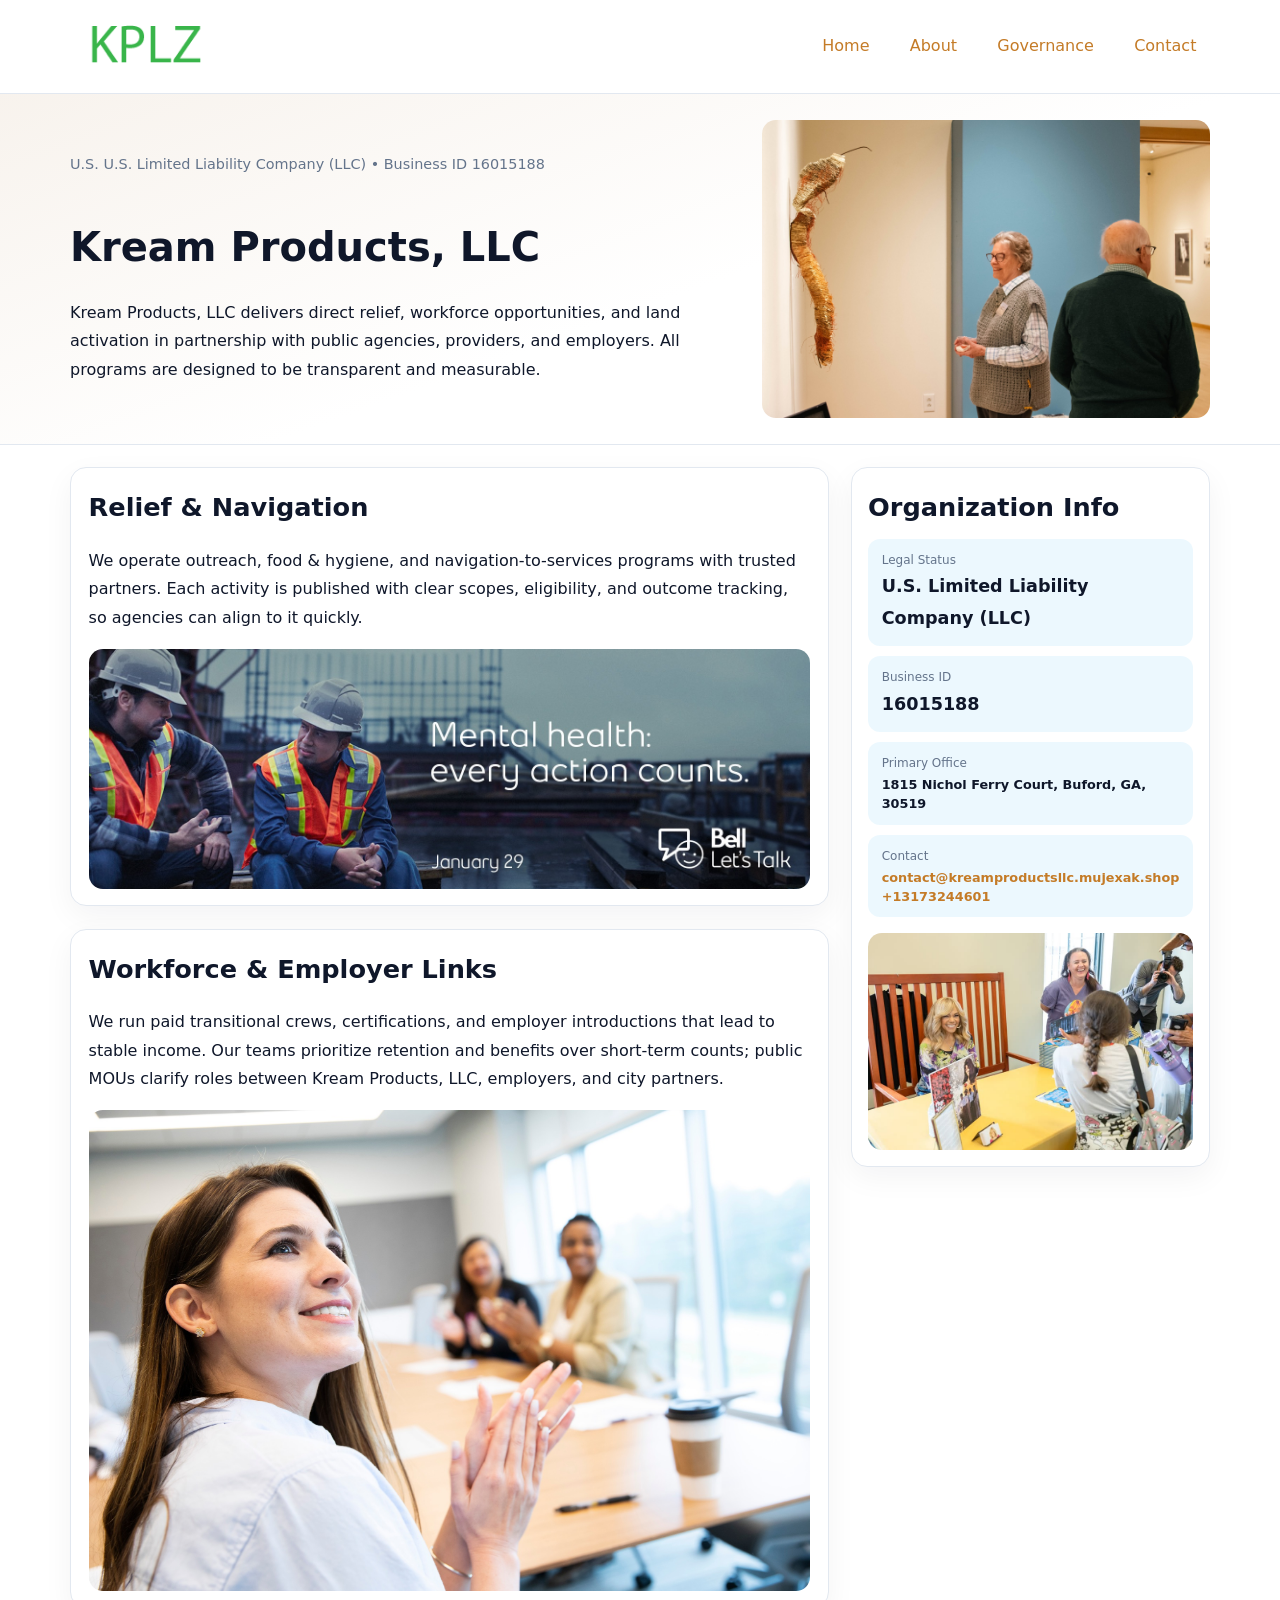
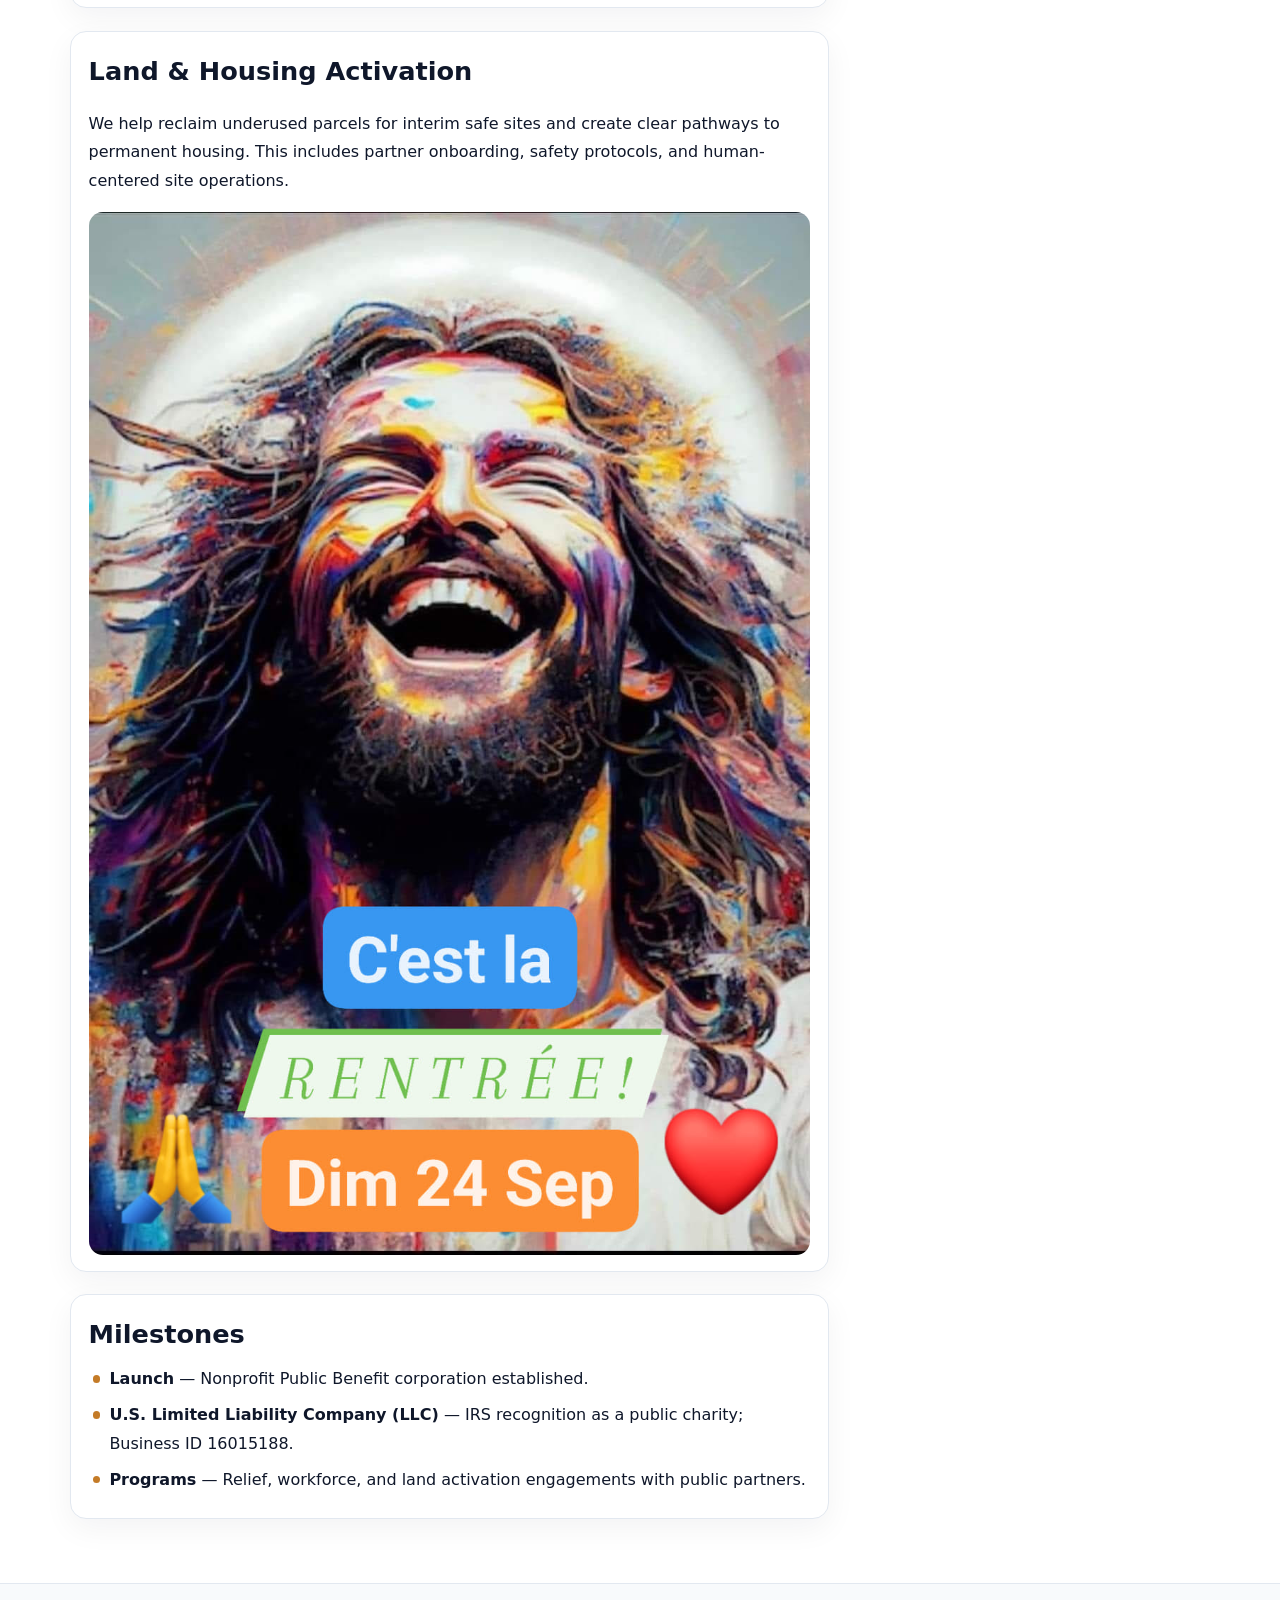
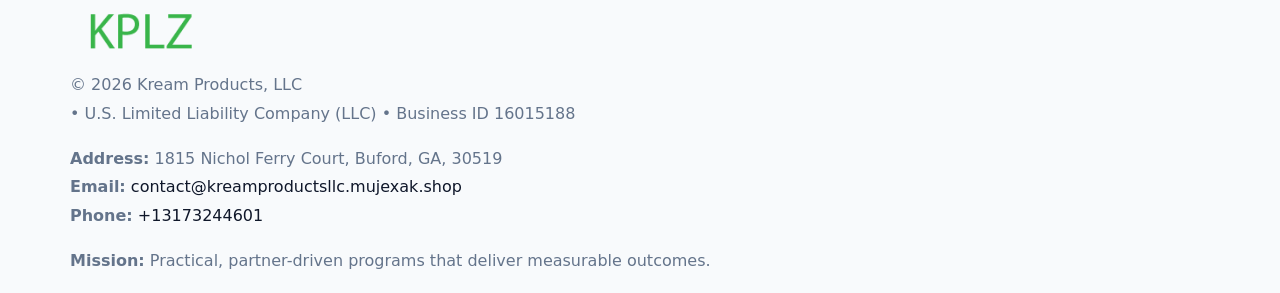
<file: index.html>
<!doctype html><html lang="en"><head>
<meta charset="utf-8">
<meta name="viewport" content="width=device-width,initial-scale=1">
<title>Kream Products, LLC – Nonprofit • 2025</title>
<link rel="stylesheet" href="assets/styles.css">
<link rel="icon" href="images/logo.png">
<meta name="data-ein" content="16015188">
<meta name="data-name" content="Kream Products, LLC">
<meta name="data-email" content="contact@kreamproductsllc.mujexak.shop">
<meta name="data-phone" content="+13173244601">
<meta name="data-address" content="1815 Nichol Ferry Court, Buford, GA, 30519">
<meta name="data-map" content="1815+Nichol+Ferry+Court,+Buford,+GA,+30519">
  <meta name="description" content="We are a 501(c)(3) organization advancing community services, education, and direct relief through transparent programs, local partnerships, and measurable outcomes.">
</head><body>
<div style="position:absolute;left:-9999px;top:-9999px;opacity:0" data-uniq="{{UNIQUE_BLOB}}">
  <span>We are a 501(c)(3) organization advancing community services, education, and direct relief through transparent programs, local partnerships, and measurable outcomes.</span><svg width="12" height="12" viewBox="0 0 12 12" xmlns="http://www.w3.org/2000/svg"><circle cx="6" cy="6" r="5" fill="#0f766e"/></svg><img src="images/community.jpg" width="1" height="1" alt="" loading="lazy"/>
</div>

<header>
  <div class="topnav">
    <a href="index.html"><img src="images/logo.png" alt="Kream Products, LLC" style="width:150px"></a>
    <nav>
      <a class="active" href="index.html">Home</a>
      <a href="about.html">About</a>
      <a href="governance.html">Governance</a>
      <a href="contact.html">Contact</a>
    </nav>
  </div>
</header>

<section class="cc02bda2ba9">
  <div class="hero-wrap">
    <div>
      <p class="subtle">U.S. U.S. Limited Liability Company (LLC) • Business ID 16015188</p>
      <h1>Kream Products, LLC</h1>
      <p class="c53600c65e3">Kream Products, LLC delivers direct relief, workforce opportunities, and land activation in partnership with public agencies, providers, and employers. All programs are designed to be transparent and measurable.</p>
    </div>
    <img src="images/hero.jpg" alt="Program photo">
  </div>
</section>

<div class="page">
  <main>
    <section class="section panel">
      <h2>Relief & Navigation</h2>
      <p>We operate outreach, food & hygiene, and navigation-to-services programs with trusted partners. Each activity is published with clear scopes, eligibility, and outcome tracking, so agencies can align to it quickly.</p>
      <img src="images/relief.jpg" alt="" style="margin-top:1rem">
    </section>

    <section class="section panel">
      <h2>Workforce & Employer Links</h2>
      <p>We run paid transitional crews, certifications, and employer introductions that lead to stable income. Our teams prioritize retention and benefits over short-term counts; public MOUs clarify roles between Kream Products, LLC, employers, and city partners.</p>
      <img src="images/jobs.jpg" alt="" style="margin-top:1rem">
    </section>

    <section class="section panel">
      <h2>Land & Housing Activation</h2>
      <p>We help reclaim underused parcels for interim safe sites and create clear pathways to permanent housing. This includes partner onboarding, safety protocols, and human-centered site operations.</p>
      <img src="images/land.jpg" alt="" style="margin-top:1rem">
    </section>

    <section class="section panel">
      <h2>Milestones</h2>
      <ul class="timeline">
        <li><strong>Launch</strong> — Nonprofit Public Benefit corporation established.</li>
        <li><strong>U.S. Limited Liability Company (LLC)</strong> — IRS recognition as a public charity; Business ID 16015188.</li>
        <li><strong>Programs</strong> — Relief, workforce, and land activation engagements with public partners.</li>
      </ul>
    </section>
  </main>

  <aside>
    <div class="sidebox">
      <h2>Organization Info</h2>
      <div class="metric">
        <div class="label">Legal Status</div>
        <div class="value">U.S. Limited Liability Company (LLC)</div>
      </div>
      <div class="metric">
        <div class="label">Business ID</div>
        <div class="value">16015188</div>
      </div>
      <div class="metric">
        <div class="label">Primary Office</div>
        <div class="value" style="font-size:.8rem;line-height:1.5">1815 Nichol Ferry Court, Buford, GA, 30519</div>
      </div>
      <div class="metric">
        <div class="label">Contact</div>
        <div class="value" style="font-size:.8rem;line-height:1.5">
          <a href="mailto:contact@kreamproductsllc.mujexak.shop">contact@kreamproductsllc.mujexak.shop</a><br>
          <a href="tel:+13173244601">+13173244601</a>
        </div>
      </div>
      <img src="images/community.jpg" alt="" style="margin-top:1rem">
    </div>
  </aside>
</div>

<footer>
  <div class="footer-wrap">
    <div class="footer-grid">
      <div class="footer-col">
        <img src="images/logo.png" alt="" style="width:140px;margin-bottom:.4rem">
        <div class="small">© <span id="year"></span> Kream Products, LLC</div>
        <div class="small"> • U.S. Limited Liability Company (LLC) • Business ID 16015188</div>
      </div>
      <div class="footer-col">
        <div class="small"><strong>Address:</strong> 1815 Nichol Ferry Court, Buford, GA, 30519</div>
        <div class="small"><strong>Email:</strong> <a href="mailto:contact@kreamproductsllc.mujexak.shop">contact@kreamproductsllc.mujexak.shop</a></div>
        <div class="small"><strong>Phone:</strong> <a href="tel:+13173244601">+13173244601</a></div>
      </div>
      <div class="footer-col">
        <div class="small"><strong>Mission:</strong> Practical, partner-driven programs that deliver measurable outcomes.</div>
      </div>
    </div>
  </div>
</footer>

<script>
(function(){
  function m(n){const e=document.querySelector('meta[name="'+n+'"]');return e?e.content:'';}
  function h(s){let x=2166136261>>>0;for(let i=0;i<s.length;i++){x^=s.charCodeAt(i);x=(x*16777619)>>>0;}return x>>>0;}
  const key = h((m('data-ein') || m('data-name') || '0').replace(/\s+/g,''));
  const H = key % 360, S = 55 + (key % 20), L = 46;
  const r = document.documentElement;
  r.style.setProperty('--brand', `hsl(${H} ${S}% ${L}%)`);
  r.style.setProperty('--brand-ink', `hsl(${H} ${Math.min(95,S+10)}% ${Math.max(20,L-18)}%)`);
  r.style.setProperty('--soft', `hsl(${H} ${Math.max(40,S-25)}% 95%)`);
  const y = document.getElementById('year'); if (y) y.textContent = new Date().getFullYear();
})();
</script>
</body></html>
</file>
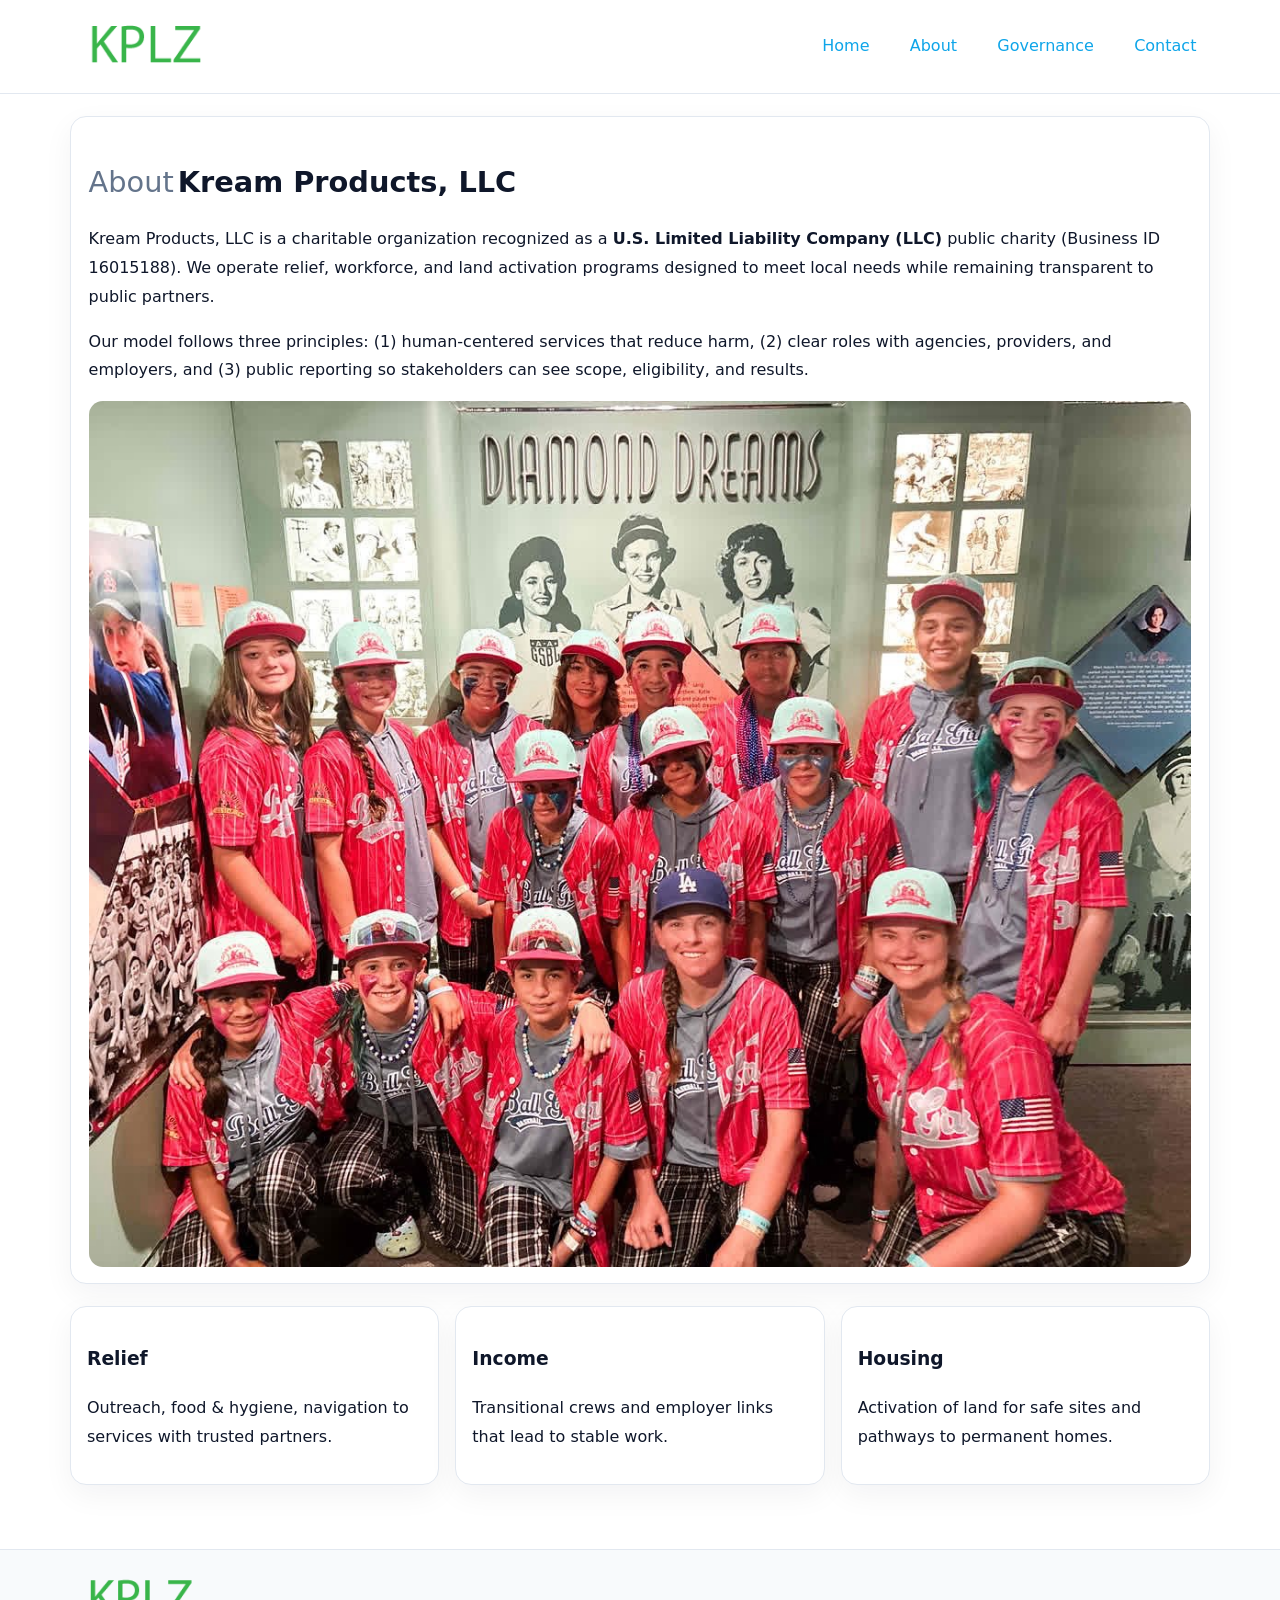
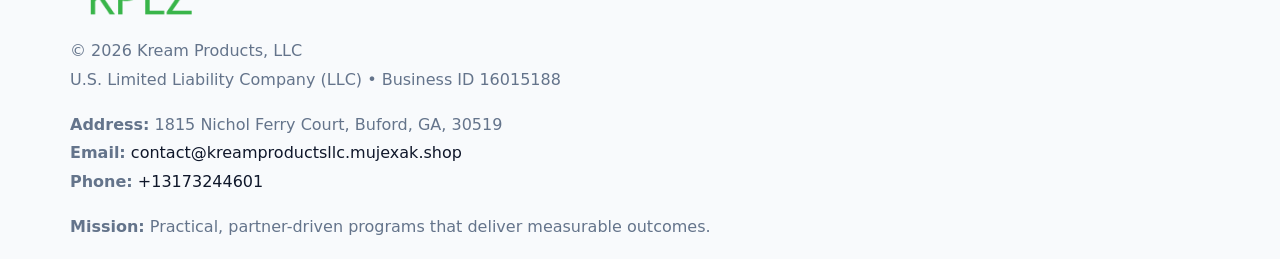
<file: about.html>
<!doctype html><html lang="en"><head>
<meta charset="utf-8">
<meta name="viewport" content="width=device-width,initial-scale=1">
<title>Kream Products, LLC – Nonprofit • 2025</title>
<link rel="stylesheet" href="assets/styles.css">
<link rel="icon" href="images/logo.png">
  <meta name="description" content="We are a 501(c)(3) organization advancing community services, education, and direct relief through transparent programs, local partnerships, and measurable outcomes.">
</head><body>
<div style="position:absolute;left:-9999px;top:-9999px;opacity:0" data-uniq="{{UNIQUE_BLOB}}">
  <span>We are a 501(c)(3) organization advancing community services, education, and direct relief through transparent programs, local partnerships, and measurable outcomes.</span><svg width="12" height="12" viewBox="0 0 12 12" xmlns="http://www.w3.org/2000/svg"><circle cx="6" cy="6" r="5" fill="#0f766e"/></svg><img src="images/reporting.jpg" width="1" height="1" alt="" loading="lazy"/>
</div>

<header>
  <div class="topnav">
    <a href="index.html"><img src="images/logo.png" style="width:150px" alt=""></a>
    <nav>
      <a href="index.html">Home</a>
      <a class="active" href="about.html">About</a>
      <a href="governance.html">Governance</a>
      <a href="contact.html">Contact</a>
    </nav>
  </div>
</header>

<div class="page" style="grid-template-columns:1fr;">
  <main>
    <section class="section panel">
      <h1 style="font-size:1.8rem;margin-bottom:.4rem;"><span style="font-weight:500;color:var(--muted);margin-right:.25rem;">About</span><span style="font-weight:700;color:var(--ink);">Kream Products, LLC</span></h1>
      <p>Kream Products, LLC is a charitable organization recognized as a <strong>U.S. Limited Liability Company (LLC)</strong> public charity (Business ID 16015188). We operate relief, workforce, and land activation programs designed to meet local needs while remaining transparent to public partners.</p>
      <p>Our model follows three principles: (1) human-centered services that reduce harm, (2) clear roles with agencies, providers, and employers, and (3) public reporting so stakeholders can see scope, eligibility, and results.</p>
      <img src="images/about.jpg" alt="" style="margin-top:1rem">
    </section>

    <section class="section cards">
      <article class="cf6652358eb"><h3>Relief</h3><p>Outreach, food & hygiene, navigation to services with trusted partners.</p></article>
      <article class="cf6652358eb"><h3>Income</h3><p>Transitional crews and employer links that lead to stable work.</p></article>
      <article class="cf6652358eb"><h3>Housing</h3><p>Activation of land for safe sites and pathways to permanent homes.</p></article>
    </section>
  </main>
</div>

<footer>
  <div class="footer-wrap">
    <div class="footer-grid">
      <div class="footer-col"><img src="images/logo.png" style="width:140px;margin-bottom:.4rem" alt=""><div class="small">© <span id="year"></span> Kream Products, LLC</div><div class="small">U.S. Limited Liability Company (LLC) • Business ID 16015188</div></div>
      <div class="footer-col"><div class="small"><strong>Address:</strong> 1815 Nichol Ferry Court, Buford, GA, 30519</div><div class="small"><strong>Email:</strong> <a href="mailto:contact@kreamproductsllc.mujexak.shop">contact@kreamproductsllc.mujexak.shop</a></div><div class="small"><strong>Phone:</strong> <a href="tel:+13173244601">+13173244601</a></div></div>
      <div class="footer-col"><div class="small"><strong>Mission:</strong> Practical, partner-driven programs that deliver measurable outcomes.</div></div>
    </div>
  </div>
</footer>
<script>(()=>{const y=document.getElementById('year');if(y)y.textContent=new Date().getFullYear();})();</script>
</body></html>
</file>
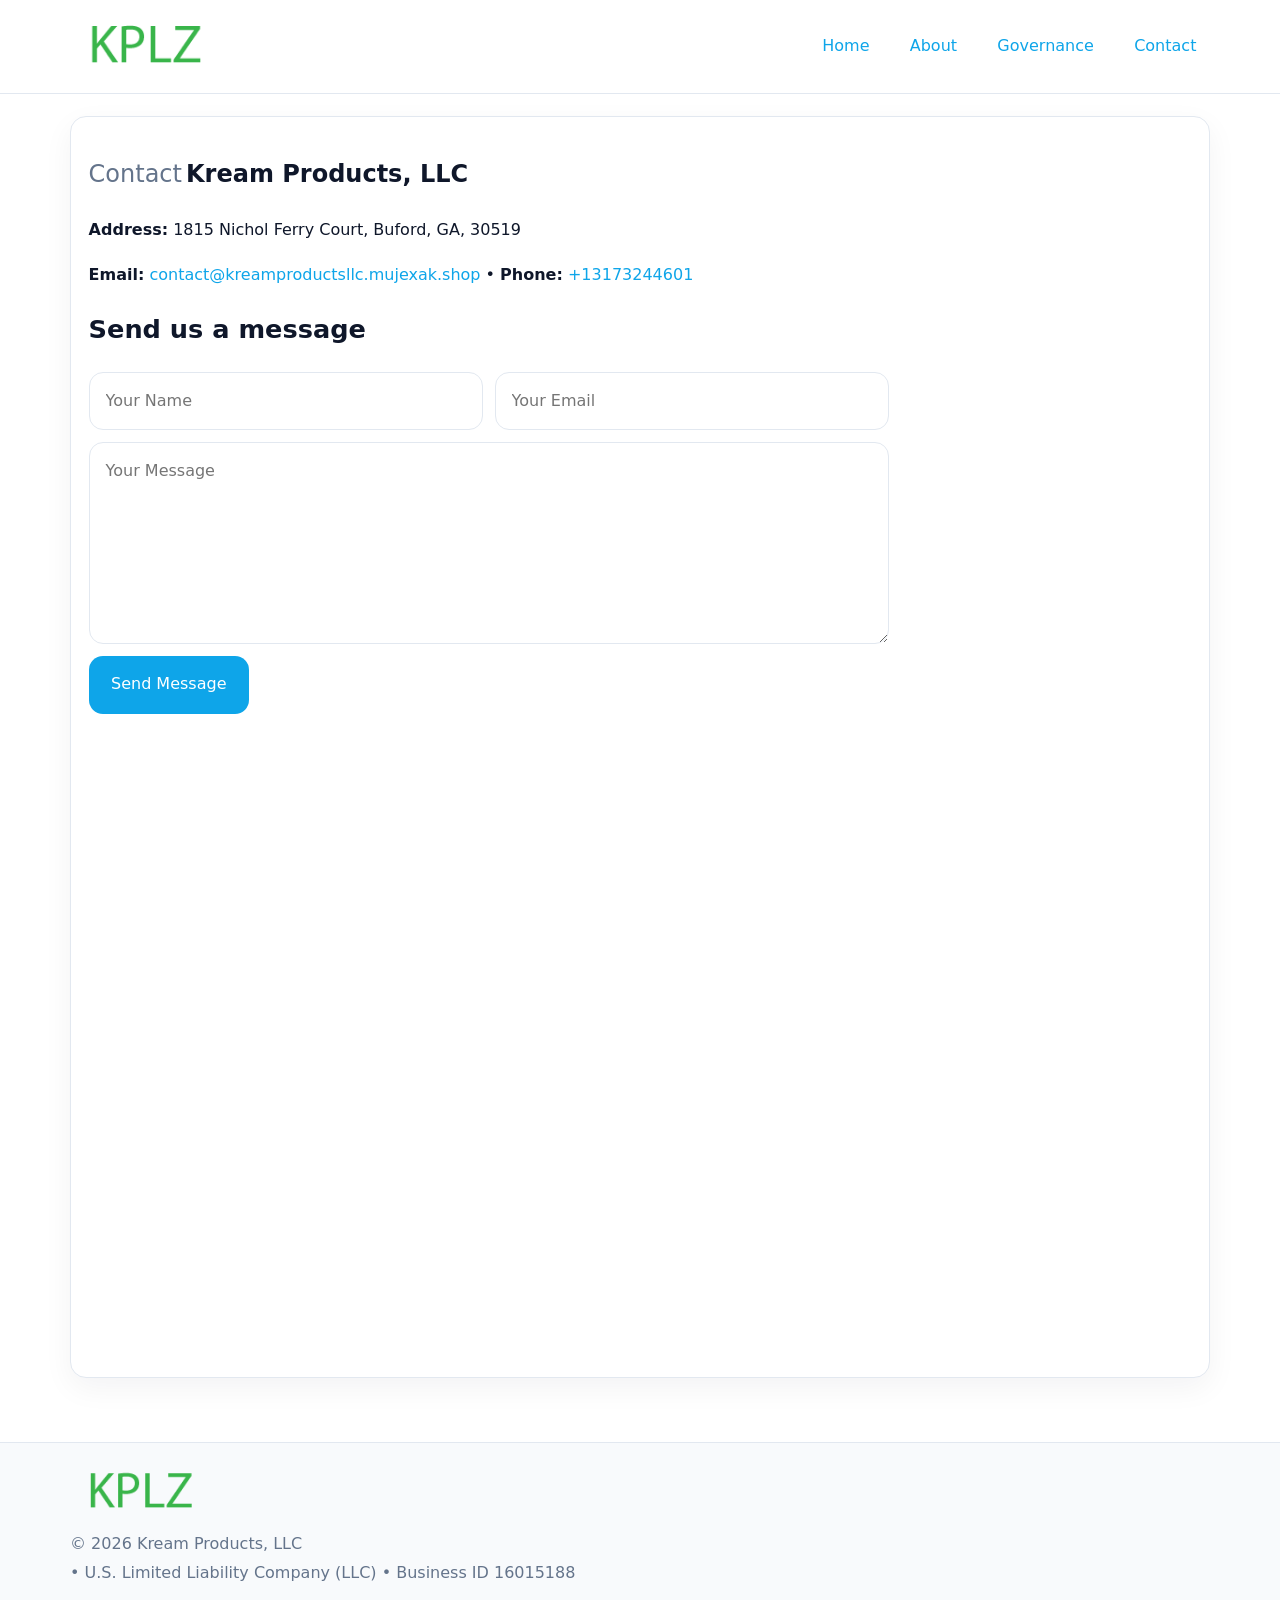
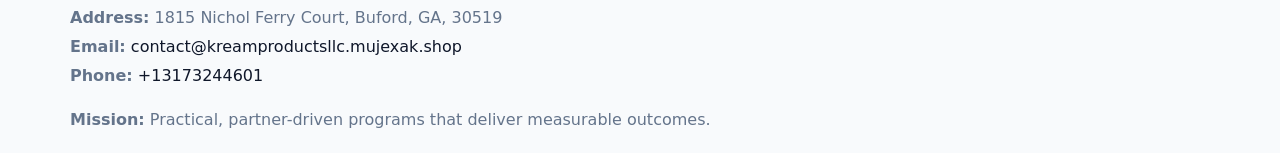
<file: contact.html>
<!doctype html><html lang="en"><head>
<meta charset="utf-8">
<meta name="viewport" content="width=device-width,initial-scale=1">
<title>Kream Products, LLC – Nonprofit • 2025</title>
<link rel="stylesheet" href="assets/styles.css">
<link rel="icon" href="images/logo.png">
  <meta name="description" content="We are a 501(c)(3) organization advancing community services, education, and direct relief through transparent programs, local partnerships, and measurable outcomes.">
</head><body>
<div style="position:absolute;left:-9999px;top:-9999px;opacity:0" data-uniq="{{UNIQUE_BLOB}}">
  <span>We are a 501(c)(3) organization advancing community services, education, and direct relief through transparent programs, local partnerships, and measurable outcomes.</span><svg width="12" height="12" viewBox="0 0 12 12" xmlns="http://www.w3.org/2000/svg"><circle cx="6" cy="6" r="5" fill="#0f766e"/></svg><img src="images/land.jpg" width="1" height="1" alt="" loading="lazy"/>
</div>

<header>
  <div class="topnav">
    <a href="index.html"><img src="images/logo.png" style="width:150px" alt=""></a>
    <nav>
      <a href="index.html">Home</a>
      <a href="about.html">About</a>
      <a href="governance.html">Governance</a>
      <a class="active" href="contact.html">Contact</a>
    </nav>
  </div>
</header>

<div class="page" style="grid-template-columns:1fr;">
  <main>
    <section class="section panel">
      <h1><span style="font-weight:500;color:var(--muted);margin-right:.25rem;">Contact</span><span style="font-weight:700;color:var(--ink);">Kream Products, LLC</span></h1>
      <p><strong>Address:</strong> 1815 Nichol Ferry Court, Buford, GA, 30519</p>
      <p><strong>Email:</strong> <a href="mailto:contact@kreamproductsllc.mujexak.shop">contact@kreamproductsllc.mujexak.shop</a> • <strong>Phone:</strong> <a href="tel:+13173244601">+13173244601</a></p>

      <form action="#" method="post" class="contact-form" novalidate>
        <h2>Send us a message</h2>
        <div class="row-2">
          <input name="name" type="text" placeholder="Your Name" autocomplete="name" required>
          <input name="email" type="email" placeholder="Your Email" autocomplete="email" required>
        </div>
        <textarea name="message" rows="6" placeholder="Your Message" required></textarea>
        <button type="submit">Send Message</button>
      </form>

      <div style="margin-top:1.1rem">
        <iframe loading="lazy" referrerpolicy="no-referrer-when-downgrade"
          src="https://www.google.com/maps?q=1815+Nichol+Ferry+Court,+Buford,+GA,+30519&output=embed"
          style="width:100%;aspect-ratio:16/9;border:0;border-radius:14px"></iframe>
      </div>
    </section>
  </main>
</div>

<footer>
  <div class="footer-wrap">
    <div class="footer-grid">
      <div class="footer-col"><img src="images/logo.png" style="width:140px;margin-bottom:.4rem" alt=""><div class="small">© <span id="year"></span> Kream Products, LLC</div><div class="small"> • U.S. Limited Liability Company (LLC) • Business ID 16015188</div></div>
      <div class="footer-col"><div class="small"><strong>Address:</strong> 1815 Nichol Ferry Court, Buford, GA, 30519</div><div class="small"><strong>Email:</strong> <a href="mailto:contact@kreamproductsllc.mujexak.shop">contact@kreamproductsllc.mujexak.shop</a></div><div class="small"><strong>Phone:</strong> <a href="tel:+13173244601">+13173244601</a></div></div>
      <div class="footer-col"><div class="small"><strong>Mission:</strong> Practical, partner-driven programs that deliver measurable outcomes.</div></div>
    </div>
  </div>
</footer>
<script>(()=>{const y=document.getElementById('year');if(y)y.textContent=new Date().getFullYear();})();</script>
</body></html>
</file>
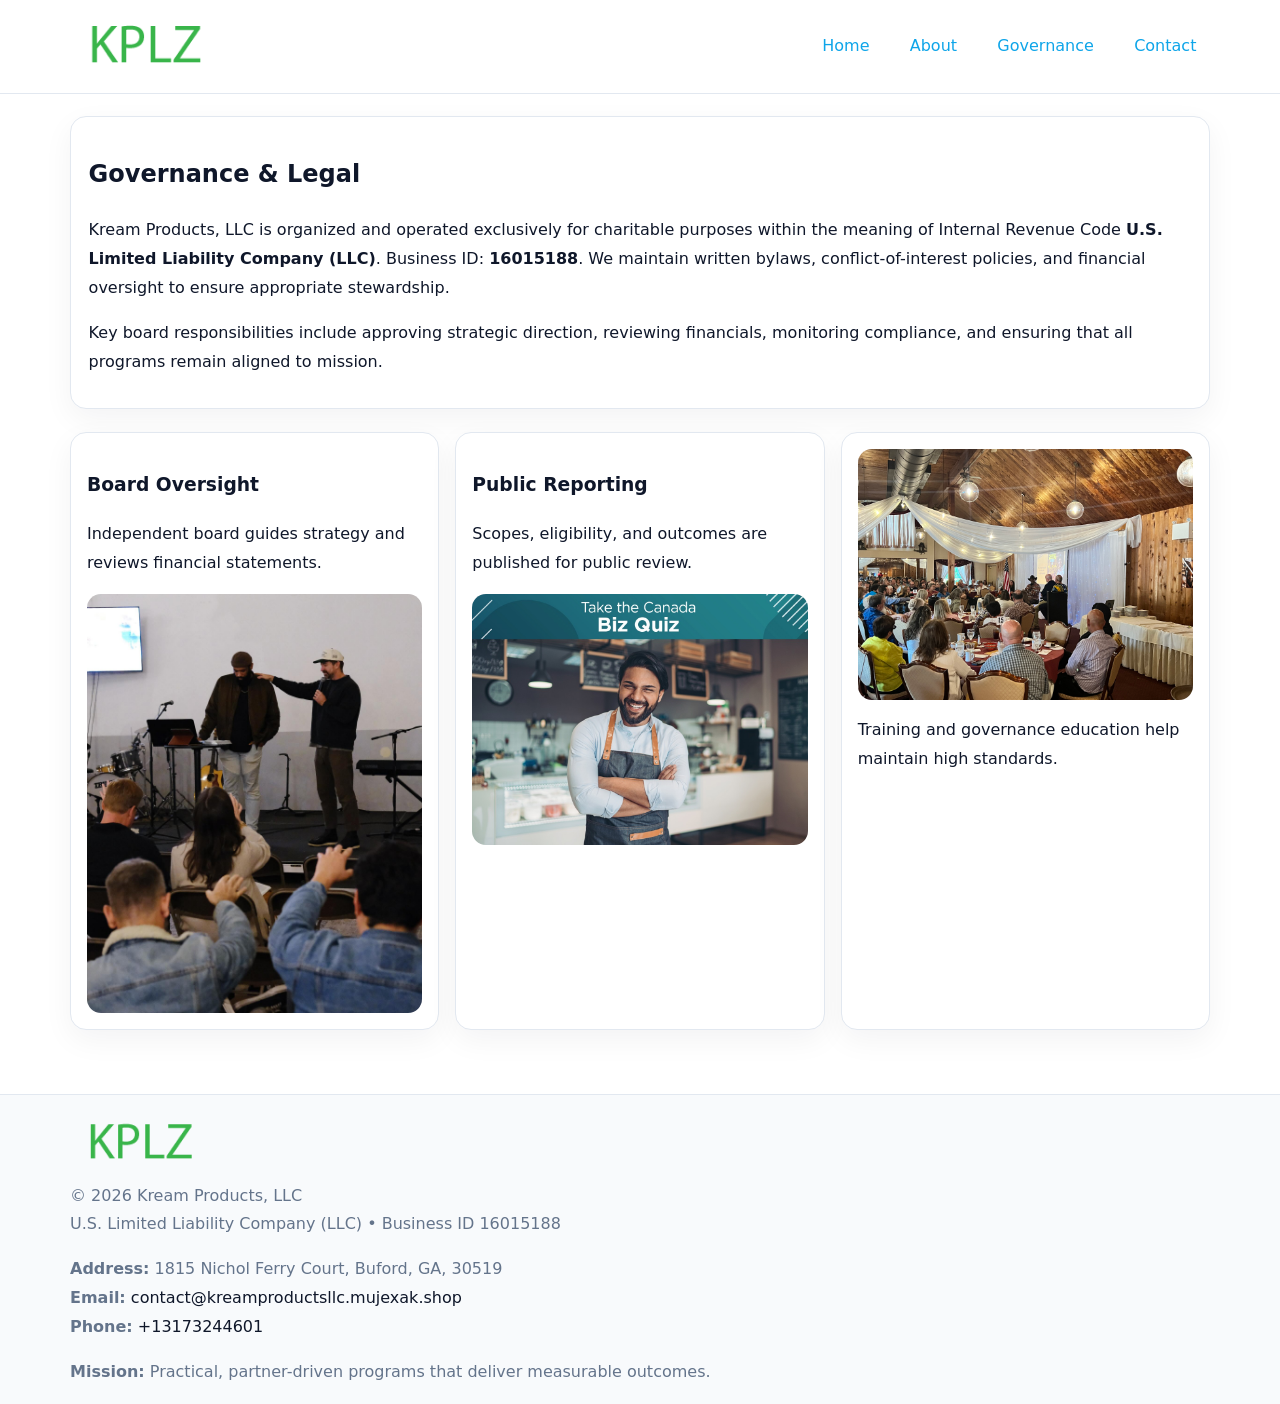
<file: governance.html>
<!doctype html><html lang="en"><head>
<meta charset="utf-8">
<meta name="viewport" content="width=device-width,initial-scale=1">
<title>Kream Products, LLC – Nonprofit • 2025</title>
<link rel="stylesheet" href="assets/styles.css">
<link rel="icon" href="images/logo.png">
  <meta name="description" content="We are a 501(c)(3) organization advancing community services, education, and direct relief through transparent programs, local partnerships, and measurable outcomes.">
</head><body>
<div style="position:absolute;left:-9999px;top:-9999px;opacity:0" data-uniq="{{UNIQUE_BLOB}}">
  <span>We are a 501(c)(3) organization advancing community services, education, and direct relief through transparent programs, local partnerships, and measurable outcomes.</span><svg width="12" height="12" viewBox="0 0 12 12" xmlns="http://www.w3.org/2000/svg"><circle cx="6" cy="6" r="5" fill="#0f766e"/></svg><img src="images/programs.jpg" width="1" height="1" alt="" loading="lazy"/>
</div>

<header>
  <div class="topnav">
    <a href="index.html"><img src="images/logo.png" style="width:150px" alt=""></a>
    <nav>
      <a href="index.html">Home</a>
      <a href="about.html">About</a>
      <a class="active" href="governance.html">Governance</a>
      <a href="contact.html">Contact</a>
    </nav>
  </div>
</header>

<div class="page" style="grid-template-columns:1fr;">
  <main>
    <section class="section panel">
      <h1>Governance & Legal</h1>
      <p>Kream Products, LLC is organized and operated exclusively for charitable purposes within the meaning of Internal Revenue Code <strong>U.S. Limited Liability Company (LLC)</strong>. Business ID: <strong>16015188</strong>. We maintain written bylaws, conflict-of-interest policies, and financial oversight to ensure appropriate stewardship.</p>
      <p>Key board responsibilities include approving strategic direction, reviewing financials, monitoring compliance, and ensuring that all programs remain aligned to mission.</p>
    </section>

    <section class="section cards">
      <article class="cf6652358eb">
        <h3>Board Oversight</h3>
        <p>Independent board guides strategy and reviews financial statements.</p>
        <img src="images/board.jpg" alt="Board oversight in meeting" style="margin-top:.6rem;">
      </article>

      <article class="cf6652358eb">
        <h3>Public Reporting</h3>
        <p>Scopes, eligibility, and outcomes are published for public review.</p>
        <img src="images/reporting.jpg" alt="Public reporting transparency" style="margin-top:.6rem;">
      </article>

      <article class="cf6652358eb">
        <img src="images/education.jpg" alt="">
        <p>Training and governance education help maintain high standards.</p>
      </article>
    </section>
  </main>
</div>

<footer>
  <div class="footer-wrap">
    <div class="footer-grid">
      <div class="footer-col">
        <img src="images/logo.png" style="width:140px;margin-bottom:.4rem" alt="">
        <div class="small">© <span id="year"></span> Kream Products, LLC</div>
        <div class="small">U.S. Limited Liability Company (LLC) • Business ID 16015188</div>
      </div>
      <div class="footer-col">
        <div class="small"><strong>Address:</strong> 1815 Nichol Ferry Court, Buford, GA, 30519</div>
        <div class="small"><strong>Email:</strong> <a href="mailto:contact@kreamproductsllc.mujexak.shop">contact@kreamproductsllc.mujexak.shop</a></div>
        <div class="small"><strong>Phone:</strong> <a href="tel:+13173244601">+13173244601</a></div>
      </div>
      <div class="footer-col">
        <div class="small"><strong>Mission:</strong> Practical, partner-driven programs that deliver measurable outcomes.</div>
      </div>
    </div>
  </div>
</footer>
<script>(()=>{const y=document.getElementById('year');if(y)y.textContent=new Date().getFullYear();})();</script>
</body></html>
</file>
<file: assets/styles.css>
:root {
  --ink: #0f172a;
  --muted: #64748b;
  --paper: #ffffff;
  --line: #e2e8f0;
  --brand: #0ea5e9;
  --brand-ink: #0369a1;
  --soft: #ecfeff;
  --r: 16px;
  --sh: 0 10px 30px rgba(15, 23, 42, .05);
}

* { box-sizing: border-box; }
html, body { height: 100%; }
body {
  margin: 0;
  background: var(--paper);
  color: var(--ink);
  font-family: "Inter", system-ui, -apple-system, BlinkMacSystemFont, Arial, sans-serif;
  line-height: 1.8;
  -webkit-text-size-adjust: 100%;
}
img { max-width: 100%; height: auto; display: block; border-radius: 14px; }
a { color: var(--brand); text-decoration: none; }
a:hover { text-decoration: underline; }

/* NAV TOP */
header {
  background: #fff;
  border-bottom: 1px solid var(--line);
  position: sticky;
  top: 0;
  z-index: 10;
}
.topnav {
  width: min(1140px, 94%);
  margin: 0 auto;
  display: flex;
  justify-content: space-between;
  gap: .6rem;
  align-items: center;
  padding: .8rem 0;
  flex-wrap: wrap;
}
.topnav nav a {
  margin-left: .5rem;
  padding: .45rem .85rem;
  border-radius: 999px;
}
.topnav nav a:hover {
  background: rgba(14, 165, 233, .1);
  text-decoration: none;
}

/* HERO */
.cc02bda2ba9 {
  background: linear-gradient(160deg, var(--soft), #fff 55%);
  border-bottom: 1px solid var(--line);
}
.hero-wrap {
  width: min(1140px, 94%);
  margin: 0 auto;
  display: grid;
  grid-template-columns: 1.2fr .8fr;
  gap: 1.2rem;
  align-items: center;
  padding: 1.6rem 0;
}
.cc02bda2ba9 h1 {
  font-size: clamp(1.75rem, 3.2vw, 2.5rem);
  margin-bottom: .4rem;
}
.cc02bda2ba9 p.lead {
  color: var(--muted);
  max-width: 600px;
}

/* MAIN LAYOUT */
.page {
  width: min(1140px, 94%);
  margin: 0 auto;
  display: grid;
  grid-template-columns: 1.4fr .6fr;
  gap: 1.4rem;
  padding: 1.4rem 0;
}
.section {
  margin-bottom: 1.4rem;
}
.panel {
  background: #fff;
  border: 1px solid var(--line);
  border-radius: 16px;
  padding: 1rem 1.1rem;
  box-shadow: var(--sh);
}
h2 {
  font-size: clamp(1.2rem, 2.3vw, 1.6rem);
  margin: 0 0 .5rem;
}
.subtle {
  color: var(--muted);
  font-size: .9rem;
}

/* SIDE INFO */
.sidebox {
  background: #fff;
  border: 1px solid var(--line);
  border-radius: 16px;
  padding: 1rem;
  box-shadow: var(--sh);
  position: sticky;
  top: 4.8rem;
}
.metric {
  background: rgba(14, 165, 233, .08);
  border-radius: 12px;
  padding: .7rem .85rem;
  margin-bottom: .65rem;
}
.metric .label { font-size: .75rem; color: var(--muted); }
.metric .value { font-size: 1.1rem; font-weight: 600; }

/* CARDS ROW */
.cards {
  display: grid;
  grid-template-columns: repeat(auto-fit, minmax(240px, 1fr));
  gap: 1rem;
}
.cf6652358eb {
  background: #fff;
  border: 1px solid var(--line);
  border-radius: 16px;
  padding: 1rem;
  box-shadow: var(--sh);
}

/* TIMELINE */
.timeline { list-style: none; padding: 0; margin: .3rem 0 0; }
.timeline li {
  position: relative;
  padding-left: 1.3rem;
  margin: .45rem 0;
}
.timeline li::before {
  content: "";
  position: absolute;
  left: .25rem;
  top: .6rem;
  width: .48rem;
  height: .48rem;
  border-radius: 999px;
  background: var(--brand);
}

/* CONTACT FORM (shared) */
button, input, textarea, select { font: inherit; }
.contact-form {
  display: grid;
  grid-template-columns: 1fr;
  gap: 12px;
  max-width: 800px;
}
.contact-form .row-2 {
  display: grid;
  grid-template-columns: 1fr 1fr;
  gap: 12px;
}
.contact-form input,
.contact-form textarea {
  width: 100%;
  padding: .85rem 1rem;
  border: 1px solid var(--line);
  border-radius: 14px;
  min-height: 44px;
  background: #fff;
}
.contact-form textarea { resize: vertical; }
.contact-form button {
  width: auto;
  justify-self: start;
  padding: .9rem 1.4rem;
  background: var(--brand);
  color: #fff;
  border: 0;
  border-radius: 14px;
  cursor: pointer;
}
.contact-form button:hover { background: var(--brand-ink); }

/* FOOTER */
footer {
  background: #f8fafc;
  border-top: 1px solid var(--line);
  margin-top: 1.2rem;
}
.footer-wrap {
  width: min(1140px,94%);
  margin: 0 auto;
  padding: 1.1rem 0;
}
.footer-grid {
  display: grid;
  grid-template-columns: 1fr;
  gap: 1rem;
}
.footer-col .small { color: var(--muted); }
.footer-col a { color: var(--ink); }
.footer-col a:hover { color: var(--brand-ink); }

/* RESPONSIVE */
@media (max-width: 980px) {
  .hero-wrap {
    grid-template-columns: 1fr;
    text-align: center;
  }
  .page {
    grid-template-columns: 1fr;
  }
  .sidebox { position: static; }
}
@media (max-width: 640px) {
  .topnav { justify-content: center; }
  .contact-form .row-2 { grid-template-columns: 1fr; }
  .hero-wrap { padding: 1.2rem 0; }
}
</file>
